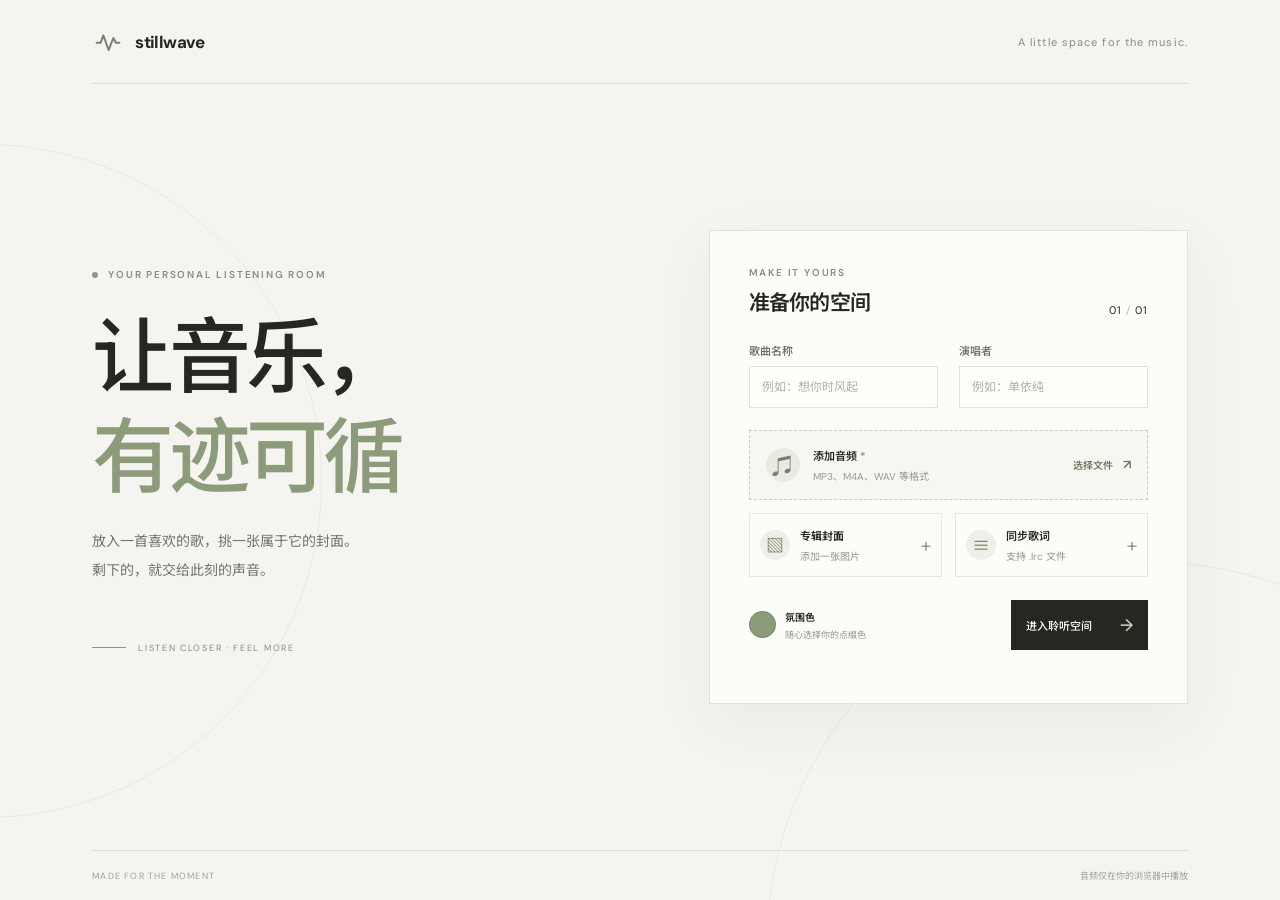
<file: index.html>
﻿<!DOCTYPE html>
<html lang="zh-CN">
<head>
    <meta charset="UTF-8">
    <meta name="viewport" content="width=device-width, initial-scale=1.0">
    <meta name="theme-color" content="#f5f4f0">
    <meta name="description" content="Stillwave 音乐可视化 - 上传音频文件（MP3、M4A、WAV）、专辑封面和歌词，沉浸式体验音乐可视化。">
    <meta name="keywords" content="音乐可视化,音频可视化,Stillwave,音乐播放器,音频频谱,歌词同步,在线音乐工具">
    <meta name="author" content="黎小龙">
    <meta name="robots" content="index, follow">
    <meta property="og:type" content="website">
    <meta property="og:title" content="Stillwave — 音乐可视化">
    <meta property="og:description" content="上传音乐文件、专辑封面和歌词，沉浸式体验音乐可视化。">
    <meta property="og:url" content="https://blucelicoder.github.io/music-visualization/">
    <meta property="og:site_name" content="Stillwave 音乐可视化">
    <meta name="twitter:card" content="summary">
    <meta name="twitter:title" content="Stillwave — 音乐可视化">
    <meta name="twitter:description" content="上传音乐文件、专辑封面和歌词，沉浸式体验音乐可视化。">
    <link rel="canonical" href="https://blucelicoder.github.io/music-visualization/">
    <title>Stillwave — 音乐可视化</title>
    <link rel="icon" type="image/svg+xml" href="logo.svg">
    <link rel="preconnect" href="https://fonts.googleapis.com">
    <link rel="preconnect" href="https://fonts.gstatic.com" crossorigin>
    <link href="https://fonts.googleapis.com/css2?family=DM+Sans:wght@400;500;600;700&family=Noto+Sans+SC:wght@400;500;600;700&display=swap" rel="stylesheet">
    <link rel="stylesheet" href="style.css">
</head>
<body>
    <main id="setup-screen" class="setup-screen">
        <header class="topbar">
            <a class="brand" href="#" aria-label="Stillwave 首页">
                <img class="brand-logo" src="logo.svg" alt="" aria-hidden="true">
                <span>stillwave</span>
            </a>
            <span class="topbar-note">A little space for the music.</span>
        </header>

        <section class="setup-layout" aria-labelledby="setup-title">
            <div class="intro">
                <p class="eyebrow"><span></span> YOUR PERSONAL LISTENING ROOM</p>
                <h1 id="setup-title">让音乐，<br><em>有迹可循</em></h1>
                <p class="intro-copy">放入一首喜欢的歌，挑一张属于它的封面。<br>剩下的，就交给此刻的声音。</p>
                <div class="intro-caption">
                    <span class="caption-line"></span>
                    <span>LISTEN CLOSER · FEEL MORE</span>
                </div>
            </div>

            <form id="config-form" class="config-form">
                <div class="form-heading">
                    <div>
                        <p class="eyebrow">MAKE IT YOURS</p>
                        <h2>准备你的空间</h2>
                    </div>
                    <span class="step-count">01 <span>/</span> 01</span>
                </div>

                <div class="text-fields">
                    <div class="form-group">
                        <label for="song-title">歌曲名称</label>
                        <input type="text" id="song-title" name="song-title" placeholder="例如：想你时风起" autocomplete="off">
                    </div>
                    <div class="form-group">
                        <label for="artist">演唱者</label>
                        <input type="text" id="artist" name="artist" placeholder="例如：单依纯" autocomplete="off">
                    </div>
                </div>

                <label class="upload-field" for="audio-file">
                    <span class="upload-icon audio-upload-icon" aria-hidden="true">♫</span>
                    <span class="upload-copy">
                        <strong>添加音频 <span class="required-mark">*</span></strong>
                        <small id="audio-file-name">MP3、M4A、WAV 等格式</small>
                    </span>
                    <span class="upload-action">选择文件 <span aria-hidden="true">↗</span></span>
                    <input type="file" id="audio-file" accept="audio/*">
                </label>

                <div class="optional-uploads">
                    <label class="upload-field compact" for="background-image">
                        <span class="upload-icon image-upload-icon" aria-hidden="true">▧</span>
                        <span class="upload-copy">
                            <strong>专辑封面</strong>
                            <small id="background-file-name">添加一张图片</small>
                        </span>
                        <span class="upload-plus" aria-hidden="true">+</span>
                        <input type="file" id="background-image" accept="image/*">
                    </label>
                    <label class="upload-field compact" for="lyrics-file">
                        <span class="upload-icon lyrics-upload-icon" aria-hidden="true">≡</span>
                        <span class="upload-copy">
                            <strong>同步歌词</strong>
                            <small id="lyrics-file-name">支持 .lrc 文件</small>
                        </span>
                        <span class="upload-plus" aria-hidden="true">+</span>
                        <input type="file" id="lyrics-file" accept=".lrc,text/plain">
                    </label>
                </div>

                <div class="form-footer">
                    <label class="color-setting" for="color-picker">
                        <span class="color-swatch"><input type="color" id="color-picker" value="#8c9b7a" aria-label="选择主题颜色"></span>
                        <span><strong>氛围色</strong><small>随心选择你的点缀色</small></span>
                    </label>
                    <button id="submit-config" type="submit">
                        <span>进入聆听空间</span><span class="button-arrow" aria-hidden="true">→</span>
                    </button>
                </div>
                <p id="form-message" class="form-message" role="status" aria-live="polite"></p>
            </form>
        </section>

        <footer class="page-footer">
            <span>MADE FOR THE MOMENT</span>
            <span>音频仅在你的浏览器中播放</span>
        </footer>
    </main>

    <main id="player-container" class="player-screen" hidden>
        <header class="player-topbar">
            <a class="brand brand-light" href="#" aria-label="Stillwave 首页">
                <img class="brand-logo" src="logo.svg" alt="" aria-hidden="true">
                <span>stillwave</span>
            </a>
            <span class="listening-label"><span class="live-dot"></span> NOW LISTENING</span>
            <button id="edit-config" class="text-button" type="button"><span aria-hidden="true">←</span> 编辑曲目</button>
        </header>

        <section class="player-layout" aria-label="音乐播放器">
            <div class="track-panel">
                <div class="track-meta">
                    <p class="eyebrow">YOUR LISTENING ROOM</p>
                    <h1 id="player-title">未命名曲目</h1>
                    <p id="player-artist" class="player-artist">未知演唱者</p>
                </div>

                <div class="artwork-frame">
                    <div id="cover-placeholder" class="cover-placeholder" aria-hidden="true">
                        <span class="cover-orbit orbit-one"></span>
                        <span class="cover-orbit orbit-two"></span>
                        <span class="cover-center">S<span>·</span>W</span>
                    </div>
                    <img id="cover-art" class="cover-art" alt="专辑封面" hidden>
                    <span class="artwork-tag">SIDE A <span>·</span> YOUR MOMENT</span>
                </div>

                <div class="audio-control">
                    <audio id="audioElement" preload="metadata"></audio>
                    <div class="seek-row">
                        <span id="currentTime" class="time-display">0:00</span>
                        <input id="seek-bar" class="seek-bar" type="range" min="0" max="1000" value="0" aria-label="播放进度">
                        <span id="duration" class="time-display">0:00</span>
                    </div>
                    <div class="transport-row">
                        <span class="playback-caption">TAKE YOUR TIME</span>
                        <button id="playButton" class="play-button" type="button" aria-label="播放">
                            <span class="play-icon" aria-hidden="true">▶</span>
                            <span class="pause-icon" aria-hidden="true">Ⅱ</span>
                        </button>
                        <span class="playback-caption right-caption">LISTEN IN FULL</span>
                    </div>
                </div>
            </div>

            <div class="experience-panel">
                <section class="visualizer-card" aria-label="音频可视化">
                    <div class="visualizer-heading">
                        <span class="eyebrow">SOUND IN MOTION</span>
                        <span class="visualizer-status"><span></span> LIVE</span>
                    </div>
                    <canvas id="visualizer" aria-label="随音乐律动的音频可视化"></canvas>
                    <div class="visualizer-foot"><span>LOW</span><span class="visualizer-track"></span><span>HIGH</span></div>
                </section>

                <section class="lyrics-panel" aria-label="歌词">
                    <div class="lyrics-heading">
                        <div>
                            <p class="eyebrow">WORDS & FEELING</p>
                            <h2>歌词</h2>
                        </div>
                        <span class="lyrics-mark" aria-hidden="true">“</span>
                    </div>
                    <div class="lyrics-container">
                        <div id="lyrics" class="lyrics-list">
                            <p class="lyrics-empty">添加一份 .lrc 歌词，<br>让每一句都恰好落在此刻。</p>
                        </div>
                    </div>
                    <div class="lyrics-bottom"><span class="caption-line"></span><span>WORDS THAT STAY</span></div>
                </section>
            </div>
        </section>

        <footer class="player-footer">
            <span>STILLWAVE <span class="footer-separator">/</span> PERSONAL MUSIC VISUALIZER</span>
            <span>沉浸于此刻，不被打扰。</span>
        </footer>
        <p id="player-message" class="player-message" role="status" aria-live="polite"></p>
    </main>
    <script src="script.js"></script>
</body>
</html>
</file>
<file: style.css>
:root {
    color-scheme: light;
    --paper: #f5f4f0;
    --ink: #252721;
    --muted: #898b82;
    --line: #deded6;
    --accent: #8c9b7a;
    --font: "DM Sans", "Noto Sans SC", sans-serif;
}

* {
    box-sizing: border-box;
}

html {
    width: 100%;
    height: 100%;
    min-width: 320px;
    overflow: hidden;
}

body {
    width: 100%;
    height: 100%;
    min-width: 320px;
    margin: 0;
    overflow: hidden;
    color: var(--ink);
    background: var(--paper);
    font-family: var(--font);
    -webkit-font-smoothing: antialiased;
}

button,
input {
    font: inherit;
}

button {
    -webkit-tap-highlight-color: transparent;
}

[hidden] {
    display: none !important;
}

.setup-screen {
    position: relative;
    display: flex;
    width: 100%;
    height: 100vh;
    height: 100dvh;
    min-height: 0;
    flex-direction: column;
    padding: 0 7.2%;
    overflow: hidden;
    isolation: isolate;
}

.setup-screen::before,
.setup-screen::after {
    position: absolute;
    z-index: -1;
    display: block;
    border: 1px solid rgba(140, 155, 122, 0.12);
    border-radius: 50%;
    content: "";
    pointer-events: none;
}

.setup-screen::before {
    top: 16%;
    left: -22rem;
    width: 42rem;
    height: 42rem;
}

.setup-screen::after {
    right: -16rem;
    bottom: -27rem;
    width: 48rem;
    height: 48rem;
}

.topbar,
.player-topbar {
    display: flex;
    height: 84px;
    align-items: center;
    justify-content: space-between;
    border-bottom: 1px solid var(--line);
}

.brand {
    display: inline-flex;
    align-items: center;
    gap: 11px;
    color: var(--ink);
    font-size: 17px;
    font-weight: 700;
    letter-spacing: -0.6px;
    text-decoration: none;
}

.brand-logo {
    display: block;
    width: 32px;
    height: 32px;
    flex: 0 0 32px;
}

.topbar-note {
    color: var(--muted);
    font-size: 11px;
    letter-spacing: 1.1px;
}

.setup-layout {
    display: grid;
    width: 100%;
    max-width: 1320px;
    flex: 1;
    grid-template-columns: 1fr 0.93fr;
    align-items: center;
    gap: clamp(64px, 8vw, 160px);
    margin: 0 auto;
    padding: clamp(68px, 7.5vh, 96px) 0;
}

.intro {
    padding-bottom: 12px;
}

.eyebrow {
    margin: 0;
    color: var(--muted);
    font-size: 10px;
    font-weight: 600;
    letter-spacing: 1.8px;
}

.intro > .eyebrow {
    display: flex;
    align-items: center;
    gap: 10px;
}

.intro > .eyebrow span,
.live-dot,
.visualizer-status > span {
    display: inline-block;
    width: 6px;
    height: 6px;
    border-radius: 50%;
    background: var(--accent);
}

.intro h1 {
    margin: 28px 0 18px;
    font-size: clamp(48px, 6.4vw, 83px);
    font-weight: 500;
    letter-spacing: -5px;
    line-height: 1.22;
}

.intro h1 em {
    color: var(--accent);
    font-style: normal;
}

.intro-copy {
    margin: 0;
    color: #73766e;
    font-size: 14px;
    line-height: 2.1;
}

.intro-caption,
.lyrics-bottom {
    display: flex;
    align-items: center;
    gap: 12px;
    margin-top: 56px;
    color: var(--muted);
    font-size: 9px;
    letter-spacing: 1.7px;
}

.caption-line {
    display: inline-block;
    width: 34px;
    height: 1px;
    background: var(--accent);
}

.config-form {
    padding: clamp(34px, 2.7vw, 46px) clamp(36px, 3vw, 52px) clamp(26px, 2.2vw, 36px);
    border: 1px solid #e3e2da;
    background: rgba(255, 255, 252, 0.73);
    box-shadow: 0 20px 60px rgba(58, 60, 50, 0.055);
}

.form-heading {
    display: flex;
    align-items: flex-end;
    justify-content: space-between;
    margin-bottom: clamp(22px, 2vw, 30px);
}

.form-heading .eyebrow {
    margin-bottom: 7px;
}

.form-heading h2 {
    margin: 0;
    font-size: 21px;
    font-weight: 600;
    letter-spacing: -0.7px;
}

.step-count {
    color: var(--ink);
    font-size: 11px;
    letter-spacing: 1px;
}

.step-count span {
    color: #b9b9b0;
}

.text-fields {
    display: grid;
    grid-template-columns: 1fr 1fr;
    gap: clamp(16px, 1.6vw, 24px);
    margin-bottom: clamp(17px, 1.7vw, 24px);
}

.form-group label {
    display: block;
    margin-bottom: 8px;
    color: #696c63;
    font-size: 11px;
    font-weight: 500;
}

.form-group input {
    width: 100%;
    height: 42px;
    padding: 0 12px;
    border: 1px solid #e2e2da;
    border-radius: 0;
    outline: none;
    background: #fffefa;
    color: var(--ink);
    font-size: 12px;
    transition: border-color 180ms ease, box-shadow 180ms ease;
}

.form-group input::placeholder {
    color: #b1b2aa;
}

.form-group input:focus {
    border-color: var(--accent);
    box-shadow: 0 0 0 3px rgba(140, 155, 122, 0.12);
}

.upload-field {
    position: relative;
    display: flex;
    min-height: clamp(70px, 5.2vw, 82px);
    align-items: center;
    gap: 13px;
    padding: 14px 16px;
    border: 1px dashed #c9cec0;
    background: rgba(245, 246, 239, 0.62);
    cursor: pointer;
    transition: border-color 180ms ease, background 180ms ease;
}

.upload-field:hover,
.upload-field:focus-within {
    border-color: var(--accent);
    background: #f0f2e9;
}

.audio-upload-icon {
    font-size: 22px;
}

.upload-icon {
    display: grid;
    width: 34px;
    height: 34px;
    flex: 0 0 34px;
    place-items: center;
    border-radius: 50%;
    background: rgba(140, 155, 122, 0.13);
    color: #768465;
}

.image-upload-icon,
.lyrics-upload-icon {
    font-size: 18px;
}

.upload-copy {
    display: flex;
    min-width: 0;
    flex: 1;
    flex-direction: column;
    gap: 5px;
}

.upload-copy strong,
.color-setting strong {
    font-size: 11px;
    font-weight: 600;
}

.upload-copy small,
.color-setting small {
    overflow: hidden;
    color: #96988f;
    font-size: 10px;
    text-overflow: ellipsis;
    white-space: nowrap;
}

.required-mark {
    color: #bd806d;
}

.upload-action {
    display: inline-flex;
    align-items: center;
    gap: 10px;
    color: #6e7961;
    font-size: 10px;
    font-weight: 600;
    white-space: nowrap;
}

.upload-action span {
    font-size: 13px;
}

.upload-plus {
    color: #858c79;
    font-size: 20px;
    font-weight: 300;
}

.upload-field input[type="file"] {
    position: absolute;
    width: 1px;
    height: 1px;
    overflow: hidden;
    clip: rect(0, 0, 0, 0);
    white-space: nowrap;
    clip-path: inset(50%);
}

.optional-uploads {
    display: grid;
    grid-template-columns: 1fr 1fr;
    gap: clamp(10px, 1vw, 14px);
    margin-top: clamp(10px, 1vw, 14px);
}

.upload-field.compact {
    min-height: clamp(64px, 4.8vw, 74px);
    gap: 10px;
    padding: 10px;
    border-style: solid;
    border-color: #e7e7df;
    background: transparent;
}

.upload-field.compact .upload-icon {
    width: 30px;
    height: 30px;
    flex-basis: 30px;
}

.form-footer {
    display: flex;
    align-items: center;
    justify-content: space-between;
    gap: 18px;
    margin-top: clamp(20px, 1.8vw, 26px);
}

.color-setting {
    display: flex;
    align-items: center;
    gap: 9px;
    cursor: pointer;
}

.color-setting > span:last-child {
    display: flex;
    flex-direction: column;
    gap: 4px;
}

.color-setting strong {
    font-size: 10px;
}

.color-setting small {
    font-size: 9px;
}

.color-swatch {
    position: relative;
    width: 27px;
    height: 27px;
    overflow: hidden;
    border: 1px solid rgba(37, 39, 33, 0.13);
    border-radius: 50%;
    background: var(--accent);
}

.color-swatch input {
    position: absolute;
    width: 150%;
    height: 150%;
    padding: 0;
    transform: translate(-17%, -17%);
    border: 0;
    opacity: 0;
    cursor: pointer;
}

#submit-config {
    display: inline-flex;
    min-height: 50px;
    align-items: center;
    justify-content: space-between;
    gap: 28px;
    padding: 0 15px;
    border: 0;
    background: var(--ink);
    color: #fff;
    font-size: 11px;
    font-weight: 500;
    cursor: pointer;
    transition: background 180ms ease, transform 180ms ease;
}

#submit-config:hover {
    transform: translateY(-2px);
    background: #42463c;
}

#submit-config:focus-visible,
.play-button:focus-visible,
.text-button:focus-visible {
    outline: 2px solid var(--accent);
    outline-offset: 3px;
}

.button-arrow {
    color: #c6d0bb;
    font-size: 17px;
}

.form-message,
.player-message {
    min-height: 16px;
    margin: 9px 0 0;
    color: #a36352;
    font-size: 10px;
}

.page-footer {
    display: flex;
    min-height: 50px;
    align-items: center;
    justify-content: space-between;
    border-top: 1px solid var(--line);
    color: #a0a198;
    font-size: 9px;
    letter-spacing: 1.2px;
}

.page-footer span:last-child {
    letter-spacing: 0;
}

.player-screen {
    --accent: #8c9b7a;
    position: relative;
    display: flex;
    width: 100%;
    height: 100vh;
    height: 100dvh;
    min-height: 0;
    flex-direction: column;
    padding: 0 7.2%;
    overflow: hidden;
    background: #20221f;
    color: #f3f1e9;
}

.player-screen::before {
    position: absolute;
    z-index: 0;
    top: 0;
    left: 0;
    width: 100%;
    height: 100%;
    background: radial-gradient(ellipse at 25% 52%, color-mix(in srgb, var(--accent) 12%, transparent), transparent 50%);
    content: "";
    pointer-events: none;
}

.player-topbar,
.player-footer {
    position: relative;
    z-index: 1;
    border-color: rgba(255, 255, 255, 0.12);
}

.brand-light {
    color: #f3f1e9;
}

.listening-label {
    display: flex;
    align-items: center;
    gap: 9px;
    color: #aeb0a7;
    font-size: 9px;
    letter-spacing: 1.8px;
}

.live-dot {
    box-shadow: 0 0 12px color-mix(in srgb, var(--accent) 70%, transparent);
}

.text-button {
    padding: 9px 0;
    border: 0;
    background: transparent;
    color: #c4c5bb;
    font-size: 11px;
    cursor: pointer;
}

.text-button span {
    margin-right: 6px;
    color: var(--accent);
}

.player-layout {
    position: relative;
    z-index: 1;
    display: grid;
    width: 100%;
    max-width: 1160px;
    flex: 1;
    grid-template-columns: minmax(300px, 0.85fr) minmax(360px, 1.15fr);
    align-items: center;
    gap: clamp(54px, 9vw, 140px);
    margin: 0 auto;
    padding: 42px 0 48px;
}

.track-panel {
    width: 100%;
    max-width: 410px;
    justify-self: center;
}

.track-meta {
    margin-bottom: 22px;
}

.track-meta .eyebrow {
    color: #9b9d93;
}

.track-meta h1 {
    overflow: hidden;
    margin: 13px 0 4px;
    font-size: clamp(27px, 3vw, 39px);
    font-weight: 500;
    letter-spacing: -1.5px;
    text-overflow: ellipsis;
    white-space: nowrap;
}

.player-artist {
    margin: 0;
    color: #a8aaa1;
    font-size: 13px;
}

.artwork-frame {
    position: relative;
    width: 100%;
    aspect-ratio: 1;
    overflow: hidden;
    background: linear-gradient(145deg, color-mix(in srgb, var(--accent) 62%, #494b42), #292b27 72%);
    box-shadow: 0 22px 70px rgba(0, 0, 0, 0.35);
}

.cover-placeholder {
    position: absolute;
    inset: 0;
    display: grid;
    overflow: hidden;
    place-items: center;
}

.cover-placeholder::before,
.cover-placeholder::after {
    position: absolute;
    width: 72%;
    aspect-ratio: 1;
    border: 1px solid rgba(245, 241, 230, 0.19);
    border-radius: 50%;
    content: "";
}

.cover-placeholder::after {
    width: 52%;
}

.cover-orbit {
    position: absolute;
    width: 88%;
    height: 1px;
    transform: rotate(-38deg);
    background: rgba(245, 241, 230, 0.18);
}

.orbit-two {
    transform: rotate(38deg);
}

.cover-center {
    z-index: 1;
    color: rgba(246, 244, 235, 0.87);
    font-size: clamp(37px, 5vw, 65px);
    font-weight: 400;
    letter-spacing: -5px;
}

.cover-center span {
    color: var(--accent);
}

.cover-art {
    position: absolute;
    inset: 0;
    width: 100%;
    height: 100%;
    object-fit: cover;
}

.artwork-tag {
    position: absolute;
    right: 16px;
    bottom: 15px;
    color: rgba(255, 255, 255, 0.76);
    font-size: 8px;
    letter-spacing: 1.4px;
    text-shadow: 0 1px 5px rgba(0, 0, 0, 0.6);
}

.artwork-tag span {
    color: var(--accent);
}

.audio-control {
    margin-top: 24px;
}

.seek-row {
    display: grid;
    grid-template-columns: 33px 1fr 33px;
    align-items: center;
    gap: 10px;
}

.time-display {
    color: #a6a89e;
    font-size: 9px;
    font-variant-numeric: tabular-nums;
}

.time-display:last-child {
    text-align: right;
}

.seek-bar {
    width: 100%;
    height: 3px;
    margin: 0;
    appearance: none;
    border-radius: 4px;
    outline: none;
    background: rgba(255, 255, 255, 0.19);
    cursor: pointer;
}

.seek-bar::-webkit-slider-thumb {
    width: 9px;
    height: 9px;
    appearance: none;
    border: 0;
    border-radius: 50%;
    background: var(--accent);
}

.seek-bar::-moz-range-thumb {
    width: 9px;
    height: 9px;
    border: 0;
    border-radius: 50%;
    background: var(--accent);
}

.transport-row {
    display: grid;
    grid-template-columns: 1fr 48px 1fr;
    align-items: center;
    margin-top: 14px;
}

.playback-caption {
    color: #74776e;
    font-size: 8px;
    letter-spacing: 1.3px;
}

.right-caption {
    text-align: right;
}

.play-button {
    display: grid;
    width: 46px;
    height: 46px;
    justify-self: center;
    place-items: center;
    padding: 0 0 0 2px;
    border: 1px solid color-mix(in srgb, var(--accent) 56%, transparent);
    border-radius: 50%;
    background: var(--accent);
    color: #20221f;
    font-size: 13px;
    cursor: pointer;
    transition: transform 180ms ease, background 180ms ease;
}

.play-button:hover {
    transform: scale(1.07);
    background: color-mix(in srgb, var(--accent) 82%, white);
}

.pause-icon {
    display: none;
    padding-right: 2px;
    font-size: 14px;
    font-weight: 700;
}

.play-button.playing .play-icon {
    display: none;
}

.play-button.playing .pause-icon {
    display: block;
}

.experience-panel {
    display: flex;
    min-width: 0;
    flex-direction: column;
    gap: 24px;
}

.visualizer-card {
    padding: 17px 20px 14px;
    border: 1px solid rgba(255, 255, 255, 0.11);
    background: rgba(255, 255, 255, 0.025);
}

.visualizer-heading,
.visualizer-foot {
    display: flex;
    align-items: center;
    justify-content: space-between;
}

.visualizer-heading .eyebrow {
    color: #a5a79d;
}

.visualizer-status {
    display: flex;
    align-items: center;
    gap: 6px;
    color: #9c9e95;
    font-size: 8px;
    letter-spacing: 1px;
}

.visualizer-status > span {
    width: 5px;
    height: 5px;
    background: var(--accent);
}

#visualizer {
    display: block;
    width: 100%;
    height: 150px;
    margin: 5px 0;
}

.visualizer-foot {
    color: #72756c;
    font-size: 7px;
    letter-spacing: 1.1px;
}

.visualizer-track {
    height: 1px;
    flex: 1;
    margin: 0 10px;
    background: rgba(255, 255, 255, 0.12);
}

.lyrics-panel {
    position: relative;
    min-height: 275px;
    padding: 20px 22px 15px;
    border: 1px solid rgba(255, 255, 255, 0.11);
    background: rgba(255, 255, 255, 0.025);
}

.lyrics-heading {
    display: flex;
    align-items: flex-start;
    justify-content: space-between;
}

.lyrics-heading .eyebrow {
    color: #a5a79d;
}

.lyrics-heading h2 {
    margin: 5px 0 0;
    font-size: 20px;
    font-weight: 500;
}

.lyrics-mark {
    color: var(--accent);
    font-family: Georgia, serif;
    font-size: 40px;
    line-height: 1;
}

.lyrics-container {
    position: relative;
    height: 150px;
    margin-top: 9px;
    overflow: hidden;
    mask-image: linear-gradient(transparent, #000 12%, #000 84%, transparent);
}

.lyrics-list {
    padding: 38px 0;
    text-align: left;
    transition: transform 380ms cubic-bezier(0.2, 0.65, 0.3, 1);
}

.lyrics-list p {
    margin: 0 0 12px;
    color: #85877e;
    font-size: 13px;
    line-height: 1.6;
    transition: color 250ms ease, transform 250ms ease;
}

.lyrics-list p.active {
    transform: translateX(4px);
    color: var(--accent);
}

.lyrics-list .lyrics-empty {
    color: #888a81;
    font-size: 12px;
    line-height: 2;
}

.lyrics-bottom {
    margin-top: 6px;
    font-size: 8px;
}

.player-footer {
    display: flex;
    min-height: 50px;
    align-items: center;
    justify-content: space-between;
    color: #777a71;
    font-size: 8px;
    letter-spacing: 1.2px;
}

.player-footer span:last-child {
    letter-spacing: 0;
}

.footer-separator {
    margin: 0 5px;
    color: var(--accent);
}

.player-message {
    position: fixed;
    z-index: 5;
    right: 7.2%;
    bottom: 62px;
    margin: 0;
    color: #e3a28e;
}

@media (max-width: 900px) {
    .setup-screen,
    .player-screen {
        padding-right: 5%;
        padding-left: 5%;
    }

    .setup-layout {
        gap: 48px;
    }

    .config-form {
        padding-right: 28px;
        padding-left: 28px;
    }

    .player-layout {
        grid-template-columns: minmax(270px, 0.9fr) minmax(310px, 1.1fr);
        gap: 38px;
    }
}

@media (max-width: 680px) {
    .setup-screen {
        padding: 0 22px;
        overflow-x: clip;
    }

    .topbar,
    .player-topbar {
        height: 68px;
    }

    .topbar-note {
        font-size: 9px;
    }

    .setup-layout {
        grid-template-columns: 1fr;
        gap: 31px;
        padding: 42px 0;
    }

    .intro {
        padding: 0 2px;
    }

    .intro h1 {
        margin: 18px 0 12px;
        font-size: clamp(47px, 13vw, 65px);
        letter-spacing: -3.5px;
    }

    .intro-copy {
        font-size: 12px;
    }

    .intro-caption {
        display: none;
    }

    .config-form {
        padding: 24px 18px 13px;
    }

    .page-footer {
        gap: 12px;
        font-size: 7px;
        letter-spacing: 0.7px;
    }

    .page-footer span:last-child {
        text-align: right;
    }

    .player-screen {
        min-height: 100svh;
        padding: 0 21px;
        overflow: auto;
    }

    .listening-label {
        gap: 6px;
        font-size: 7px;
        letter-spacing: 1px;
    }

    .text-button {
        font-size: 10px;
    }

    .player-layout {
        grid-template-columns: 1fr;
        gap: 33px;
        padding: 34px 0 42px;
    }

    .track-panel {
        max-width: 390px;
    }

    .track-meta {
        margin-bottom: 16px;
    }

    .track-meta h1 {
        font-size: 29px;
    }

    .artwork-frame {
        max-height: 74vw;
    }

    .experience-panel {
        gap: 15px;
    }

    .lyrics-panel {
        min-height: 260px;
    }

    .player-footer {
        min-height: 52px;
        gap: 12px;
        font-size: 7px;
        letter-spacing: 0.5px;
    }

    .player-footer span:last-child {
        text-align: right;
    }

    .player-message {
        right: 21px;
        bottom: 60px;
    }
}

@media (max-width: 390px) {
    .text-fields {
        grid-template-columns: 1fr;
        gap: 11px;
    }

    .optional-uploads {
        grid-template-columns: 1fr;
    }

    .form-footer {
        align-items: flex-start;
        flex-direction: column;
    }

    #submit-config {
        width: 100%;
    }

    .topbar-note {
        max-width: 135px;
        text-align: right;
    }
}

@media (max-height: 740px) {
    .setup-layout {
        padding-top: clamp(14px, 4vh, 30px);
        padding-bottom: clamp(14px, 4vh, 30px);
    }

    .intro h1 {
        margin-top: clamp(12px, 2.5vh, 22px);
        margin-bottom: clamp(10px, 2vh, 16px);
        font-size: clamp(44px, 6vw, 68px);
    }

    .intro-caption {
        margin-top: clamp(22px, 4vh, 40px);
    }
}

@media (min-width: 681px) {
    .topbar,
    .player-topbar {
        flex: 0 0 84px;
    }

    .page-footer,
    .player-footer {
        flex: 0 0 50px;
    }

    .setup-layout {
        min-height: 0;
        padding-top: clamp(14px, 7.5vh, 68px);
        padding-bottom: clamp(14px, 7.5vh, 68px);
    }

    .player-layout {
        min-height: 0;
        grid-template-rows: minmax(0, 1fr);
        align-items: stretch;
        grid-template-columns: minmax(0, 0.85fr) minmax(0, 1.15fr);
        gap: clamp(22px, 5vw, 72px);
        padding-top: clamp(10px, 4vh, 36px);
        padding-bottom: clamp(10px, 4vh, 36px);
    }

    .track-panel,
    .experience-panel {
        min-height: 0;
    }

    .track-panel {
        display: flex;
        flex-direction: column;
        justify-content: center;
    }

    .artwork-frame {
        width: min(100%, clamp(160px, calc((100dvh - 250px) * 0.62), 410px));
        max-height: 100%;
        flex: 0 1 auto;
        align-self: center;
    }

    .audio-control {
        flex: 0 0 auto;
    }

    .experience-panel {
        display: grid;
        grid-template-rows: repeat(2, minmax(0, 1fr));
        gap: clamp(12px, 2.2vh, 20px);
    }

    .visualizer-card {
        display: flex;
        min-height: 0;
        flex-direction: column;
    }

    #visualizer {
        height: auto;
        min-height: 0;
        flex: 1 1 0;
        margin: 5px 0;
    }

    .lyrics-panel {
        display: flex;
        min-height: 0;
        flex-direction: column;
        flex: 1 1 0;
    }

    .lyrics-container {
        height: auto;
        min-height: 0;
        flex: 1 1 0;
    }
}

@media (max-width: 680px) {
    .topbar,
    .player-topbar {
        height: auto;
        flex: 0 0 54px;
    }

    .page-footer,
    .player-footer {
        min-height: 0;
        flex: 0 0 38px;
    }

    .setup-layout {
        min-height: 0;
        grid-template-columns: minmax(0, 1fr);
        grid-template-rows: auto auto;
        align-items: stretch;
        align-content: center;
        gap: clamp(16px, 2.5vh, 24px);
        padding: clamp(14px, 2.5vh, 22px) 0;
    }

    .intro {
        align-self: center;
        padding: 0 2px;
    }

    .intro h1 {
        margin: 12px 0;
        font-size: clamp(42px, 12vw, 64px);
        letter-spacing: -3.5px;
        line-height: 1.08;
    }

    .intro-copy {
        font-size: 12px;
        line-height: 1.8;
    }

    .intro-caption {
        display: none;
    }

    .config-form {
        display: flex;
        height: fit-content;
        min-height: 0;
        flex-direction: column;
        align-self: center;
        justify-content: flex-start;
        padding: clamp(20px, 5vw, 28px) clamp(20px, 6vw, 30px) 20px;
    }

    .form-heading {
        margin-bottom: 20px;
    }

    .form-heading h2 {
        font-size: 21px;
    }

    .text-fields {
        grid-template-columns: minmax(0, 1fr) minmax(0, 1fr);
        gap: 14px;
        margin-bottom: 16px;
    }

    .form-group {
        min-width: 0;
    }

    .form-group label {
        margin-bottom: 6px;
        font-size: 11px;
    }

    .form-group input {
        height: 44px;
        padding: 0 11px;
        font-size: 12px;
    }

    .upload-field {
        min-height: 68px;
        gap: 12px;
        padding: 10px 12px;
    }

    .upload-icon {
        width: 32px;
        height: 32px;
        flex-basis: 32px;
    }

    .optional-uploads {
        grid-template-columns: minmax(0, 1fr) minmax(0, 1fr);
        gap: 11px;
        margin-top: 11px;
    }

    .upload-field.compact {
        min-width: 0;
        min-height: 62px;
        gap: 9px;
        padding: 9px;
    }

    .upload-field.compact .upload-icon {
        width: 28px;
        height: 28px;
        flex-basis: 28px;
    }

    .upload-copy strong {
        font-size: 10px;
    }

    .upload-copy small {
        font-size: 9px;
    }

    .form-footer {
        gap: 14px;
        margin-top: 18px;
    }

    #submit-config {
        min-height: 46px;
        gap: 16px;
        padding: 0 14px;
        font-size: 11px;
    }

    .form-message {
        min-height: 12px;
        margin: 4px 0 0;
        font-size: 9px;
    }

    .player-screen {
        min-height: 0;
        padding-right: 21px;
        padding-left: 21px;
        overflow: hidden;
    }

    .player-layout {
        min-height: 0;
        grid-template-columns: minmax(0, 1fr);
        grid-template-rows: repeat(2, minmax(0, 1fr));
        align-items: stretch;
        gap: clamp(10px, 1.5vh, 14px);
        padding: 8px 0;
    }

    .track-panel {
        display: flex;
        width: 100%;
        max-width: 390px;
        min-height: 0;
        flex-direction: column;
        justify-self: center;
    }

    .track-meta {
        margin-bottom: 8px;
    }

    .track-meta h1 {
        margin: 4px 0 2px;
        font-size: clamp(19px, 5.8vw, 26px);
    }

    .player-artist {
        font-size: 11px;
    }

    .artwork-frame {
        width: min(100%, clamp(150px, min(56vw, 32vh), 290px));
        max-height: 38vh;
        flex: 0 1 auto;
        align-self: center;
    }

    .audio-control {
        margin-top: 10px;
    }

    .transport-row {
        margin-top: 8px;
    }

    .play-button {
        width: 38px;
        height: 38px;
    }

    .experience-panel {
        display: grid;
        min-height: 0;
        grid-template-rows: repeat(2, minmax(0, 1fr));
        gap: 12px;
    }

    .visualizer-card {
        display: flex;
        min-height: 0;
        flex-direction: column;
        padding: 12px 16px 10px;
    }

    #visualizer {
        height: auto;
        min-height: 0;
        flex: 1 1 0;
        margin: 5px 0;
    }

    .lyrics-panel {
        display: flex;
        min-height: 0;
        flex-direction: column;
        padding: 14px 16px 10px;
    }

    .lyrics-heading h2 {
        font-size: 16px;
    }

    .lyrics-container {
        height: auto;
        min-height: 0;
        flex: 1 1 0;
        margin-top: 8px;
    }

    .lyrics-list {
        padding: 18px 0;
    }

    .lyrics-list p {
        margin-bottom: 9px;
        font-size: 12px;
    }

    .lyrics-bottom {
        margin-top: 3px;
    }

    .player-message {
        right: 21px;
        bottom: 42px;
    }
}

@media (max-width: 390px) {
    .setup-screen {
        padding-right: 16px;
        padding-left: 16px;
    }

    .text-fields {
        grid-template-columns: minmax(0, 1fr) minmax(0, 1fr);
        gap: 6px;
    }

    .optional-uploads {
        grid-template-columns: minmax(0, 1fr) minmax(0, 1fr);
    }

    .form-footer {
        align-items: center;
        flex-direction: row;
    }

    #submit-config {
        width: auto;
    }

    .player-screen {
        padding-right: 14px;
        padding-left: 14px;
    }
}

@media (max-width: 680px) and (max-height: 740px) {
    .setup-layout {
        gap: clamp(10px, 1.8vh, 14px);
        padding-top: 10px;
        padding-bottom: 10px;
    }

    .intro h1 {
        margin-top: 9px;
        margin-bottom: 9px;
        font-size: clamp(40px, 10.5vw, 56px);
    }

    .config-form {
        padding: 16px clamp(18px, 5vw, 24px) 13px;
    }

    .form-heading {
        margin-bottom: 13px;
    }

    .text-fields {
        margin-bottom: 10px;
    }

    .form-group input {
        height: 40px;
    }

    .upload-field {
        min-height: 60px;
    }

    .upload-field.compact {
        min-height: 55px;
    }

    .form-footer {
        margin-top: 13px;
    }
}

@media (max-height: 620px) {
    .topbar,
    .player-topbar {
        flex-basis: 42px;
    }

    .page-footer,
    .player-footer {
        flex-basis: 28px;
    }

    .setup-layout {
        gap: 5px;
        padding-top: 4px;
        padding-bottom: 4px;
    }

    .intro > .eyebrow {
        font-size: 8px;
    }

    .intro h1 {
        margin: 4px 0;
        font-size: clamp(27px, 7vw, 38px);
        letter-spacing: -1.8px;
    }

    .player-footer {
        min-height: 0;
    }

    .config-form {
        padding: 10px 12px 8px;
    }

    .form-heading {
        margin-bottom: 6px;
    }

    .form-heading .eyebrow {
        margin-bottom: 2px;
        font-size: 8px;
    }

    .form-heading h2 {
        font-size: 15px;
    }

    .text-fields {
        gap: 6px;
        margin-bottom: 6px;
    }

    .form-group label {
        margin-bottom: 3px;
        font-size: 9px;
    }

    .form-group input {
        height: 31px;
    }

    .upload-field {
        min-height: 42px;
        padding: 5px 8px;
    }

    .upload-icon {
        width: 23px;
        height: 23px;
        flex-basis: 23px;
    }

    .optional-uploads {
        gap: 5px;
        margin-top: 5px;
    }

    .upload-field.compact {
        min-height: 40px;
        padding: 4px;
    }

    .upload-field.compact .upload-icon {
        width: 21px;
        height: 21px;
        flex-basis: 21px;
    }

    .upload-copy strong {
        font-size: 9px;
    }

    .upload-copy small {
        font-size: 8px;
    }

    .form-footer {
        margin-top: 6px;
    }

    .color-swatch {
        width: 22px;
        height: 22px;
    }

    #submit-config {
        min-height: 32px;
    }

    .form-message {
        min-height: 10px;
        margin-top: 2px;
        font-size: 8px;
    }

    .player-layout {
        padding-top: 4px;
        padding-bottom: 4px;
    }

    .track-meta {
        margin-bottom: 5px;
    }

    .track-meta .eyebrow {
        font-size: 8px;
    }

    .track-meta h1 {
        font-size: 18px;
    }

    .player-artist {
        font-size: 10px;
    }

    .audio-control {
        margin-top: 6px;
    }

    .transport-row {
        margin-top: 4px;
    }

    .play-button {
        width: 32px;
        height: 32px;
    }

    .playback-caption {
        font-size: 7px;
    }

    .visualizer-card {
        padding: 6px 8px 5px;
    }

    #visualizer {
        height: 40px;
        margin: 1px 0;
    }

    .visualizer-foot {
        font-size: 6px;
    }

    .lyrics-panel {
        padding: 6px 8px 5px;
    }

    .lyrics-heading .eyebrow {
        font-size: 8px;
    }

    .lyrics-heading h2 {
        margin-top: 2px;
        font-size: 14px;
    }

    .lyrics-mark {
        font-size: 28px;
    }

    .lyrics-container {
        min-height: 42px;
        margin-top: 2px;
    }

    .lyrics-list {
        padding: 8px 0;
    }

    .lyrics-list p {
        margin-bottom: 4px;
        font-size: 10px;
    }

    .lyrics-bottom {
        display: none;
    }
}

@media (min-width: 681px) and (max-height: 620px) {
    .artwork-frame {
        width: min(100%, clamp(100px, calc((100dvh - 210px) * 0.55), 220px));
    }
}

@media (max-width: 680px) and (min-width: 600px) and (max-height: 620px) {
    .intro h1 {
        font-size: clamp(24px, 7vw, 32px);
        line-height: 1;
    }

    .player-layout {
        grid-template-columns: minmax(0, 0.9fr) minmax(0, 1.1fr);
        grid-template-rows: minmax(0, 1fr);
        gap: 10px;
    }

    .track-panel {
        justify-content: center;
    }

    .track-meta h1 {
        font-size: clamp(12px, 4vw, 17px);
    }

    .artwork-frame {
        width: min(100%, 20vh);
        max-height: 20vh;
    }

    .experience-panel {
        grid-template-rows: repeat(2, minmax(0, 1fr));
        gap: 8px;
    }

    .lyrics-container {
        min-height: 0;
    }
}

@media (prefers-reduced-motion: reduce) {
    *,
    *::before,
    *::after {
        scroll-behavior: auto !important;
        animation-duration: 0.01ms !important;
        animation-iteration-count: 1 !important;
        transition-duration: 0.01ms !important;
    }
}

.not-found-document {
    height: auto;
    min-height: 100%;
    overflow-x: hidden;
    overflow-y: auto;
}

.not-found-body {
    height: auto;
    min-height: 100vh;
    min-height: 100dvh;
    overflow: visible;
}

.not-found-page {
    position: relative;
    display: flex;
    width: 100%;
    min-height: 100vh;
    min-height: 100dvh;
    flex-direction: column;
    padding: 0 7.2%;
    overflow: hidden;
    isolation: isolate;
}

.not-found-page::before,
.not-found-page::after {
    position: absolute;
    z-index: -1;
    display: block;
    border: 1px solid rgba(140, 155, 122, 0.12);
    border-radius: 50%;
    content: "";
    pointer-events: none;
}

.not-found-page::before {
    top: 15%;
    left: -22rem;
    width: 42rem;
    height: 42rem;
}

.not-found-page::after {
    right: -16rem;
    bottom: -27rem;
    width: 48rem;
    height: 48rem;
}

.not-found-topbar {
    display: flex;
    min-height: 84px;
    flex: 0 0 84px;
    align-items: center;
    justify-content: space-between;
    border-bottom: 1px solid var(--line);
}

.not-found-note {
    color: var(--muted);
    font-size: 11px;
    letter-spacing: 1.1px;
}

.not-found-content {
    display: grid;
    width: 100%;
    max-width: 1320px;
    flex: 1;
    grid-template-columns: 1fr 0.93fr;
    align-items: center;
    gap: clamp(48px, 8vw, 140px);
    margin: 0 auto;
    padding: clamp(48px, 7vh, 88px) 0;
}

.not-found-copy {
    padding: 0 0 12px;
}

.not-found-eyebrow {
    display: flex;
    align-items: center;
    gap: 10px;
}

.not-found-eyebrow span {
    display: inline-block;
    width: 6px;
    height: 6px;
    border-radius: 50%;
    background: var(--accent);
}

.not-found-code {
    margin: 24px 0 0;
    color: var(--accent);
    font-size: clamp(96px, 15vw, 180px);
    font-weight: 500;
    letter-spacing: -0.095em;
    line-height: 0.95;
}

.not-found-copy h1 {
    margin: 12px 0 16px;
    font-size: clamp(32px, 4vw, 50px);
    font-weight: 500;
    letter-spacing: -2px;
}

.not-found-copy h1 span {
    color: var(--accent);
}

.not-found-description {
    margin: 0;
    color: #73766e;
    font-size: 14px;
    line-height: 2;
}

.not-found-home {
    display: inline-flex;
    min-height: 50px;
    align-items: center;
    justify-content: space-between;
    gap: 42px;
    margin-top: 34px;
    padding: 0 16px;
    background: var(--ink);
    color: #fff;
    font-size: 12px;
    text-decoration: none;
    transition: background 180ms ease, transform 180ms ease;
}

.not-found-home:hover {
    transform: translateY(-2px);
    background: #42463c;
}

.not-found-home:focus-visible {
    outline: 2px solid var(--accent);
    outline-offset: 3px;
}

.not-found-arrow {
    color: #c6d0bb;
    font-size: 18px;
}

.not-found-art {
    position: relative;
    display: grid;
    width: min(100%, 420px);
    aspect-ratio: 1;
    justify-self: center;
    place-items: center;
}

.not-found-orbit {
    position: absolute;
    border: 1px solid rgba(140, 155, 122, 0.2);
    border-radius: 50%;
}

.orbit-outer {
    inset: 3%;
}

.orbit-inner {
    inset: 14%;
    border-color: rgba(140, 155, 122, 0.3);
}

.not-found-disc {
    position: relative;
    display: grid;
    width: 58%;
    aspect-ratio: 1;
    border: 1px solid rgba(255, 255, 252, 0.16);
    border-radius: 50%;
    background: repeating-radial-gradient(circle, #34372f 0, #34372f 2px, #2d3029 3px, #2d3029 5px);
    box-shadow: 0 22px 54px rgba(58, 60, 50, 0.18);
    place-items: center;
}

.not-found-disc-center {
    width: 25%;
    aspect-ratio: 1;
    border: 8px solid #d8d9ce;
    border-radius: 50%;
    background: var(--accent);
}

.not-found-wave {
    position: absolute;
    width: 3px;
    border-radius: 3px;
    background: var(--accent);
    opacity: 0.78;
}

.wave-one {
    top: 16%;
    left: 31%;
    height: 24px;
}

.wave-two {
    top: 10%;
    left: 39%;
    height: 42px;
}

.wave-three {
    top: 15%;
    left: 47%;
    height: 30px;
}

.wave-four {
    top: 8%;
    left: 55%;
    height: 56px;
}

.wave-five {
    top: 14%;
    left: 63%;
    height: 34px;
}

.wave-six {
    top: 11%;
    left: 71%;
    height: 46px;
}

.wave-seven {
    top: 18%;
    left: 79%;
    height: 22px;
}

.not-found-footer {
    display: flex;
    min-height: 50px;
    flex: 0 0 50px;
    align-items: center;
    justify-content: space-between;
    border-top: 1px solid var(--line);
    color: #a0a198;
    font-size: 9px;
    letter-spacing: 1.1px;
}

.not-found-footer span span {
    padding: 0 5px;
    color: var(--accent);
}

.not-found-footer span:last-child {
    letter-spacing: 0;
}

@media (max-width: 900px) {
    .not-found-page {
        padding-right: 5%;
        padding-left: 5%;
    }

    .not-found-content {
        gap: 38px;
    }
}

@media (max-width: 680px) {
    .not-found-page {
        padding: 0 22px;
    }

    .not-found-topbar {
        min-height: 68px;
        flex-basis: 68px;
    }

    .not-found-note {
        font-size: 9px;
        letter-spacing: 0.5px;
    }

    .not-found-content {
        grid-template-columns: 1fr;
        gap: 16px;
        padding: 42px 0;
    }

    .not-found-copy {
        padding: 0 2px;
    }

    .not-found-code {
        margin-top: 20px;
        font-size: clamp(100px, 30vw, 150px);
    }

    .not-found-copy h1 {
        margin-top: 8px;
        font-size: clamp(31px, 8vw, 42px);
    }

    .not-found-description {
        font-size: 12px;
    }

    .not-found-home {
        min-height: 46px;
        margin-top: 24px;
    }

    .not-found-art {
        width: min(75%, 270px);
        margin: 0 auto;
    }

    .not-found-footer {
        min-height: 52px;
        flex-basis: 52px;
        gap: 12px;
        font-size: 7px;
        letter-spacing: 0.5px;
    }

    .not-found-footer span:last-child {
        text-align: right;
    }
}

@media (max-width: 390px) {
    .not-found-page {
        padding-right: 16px;
        padding-left: 16px;
    }

    .not-found-note {
        max-width: 135px;
        text-align: right;
    }

    .not-found-art {
        width: min(68%, 230px);
    }
}
</file>
